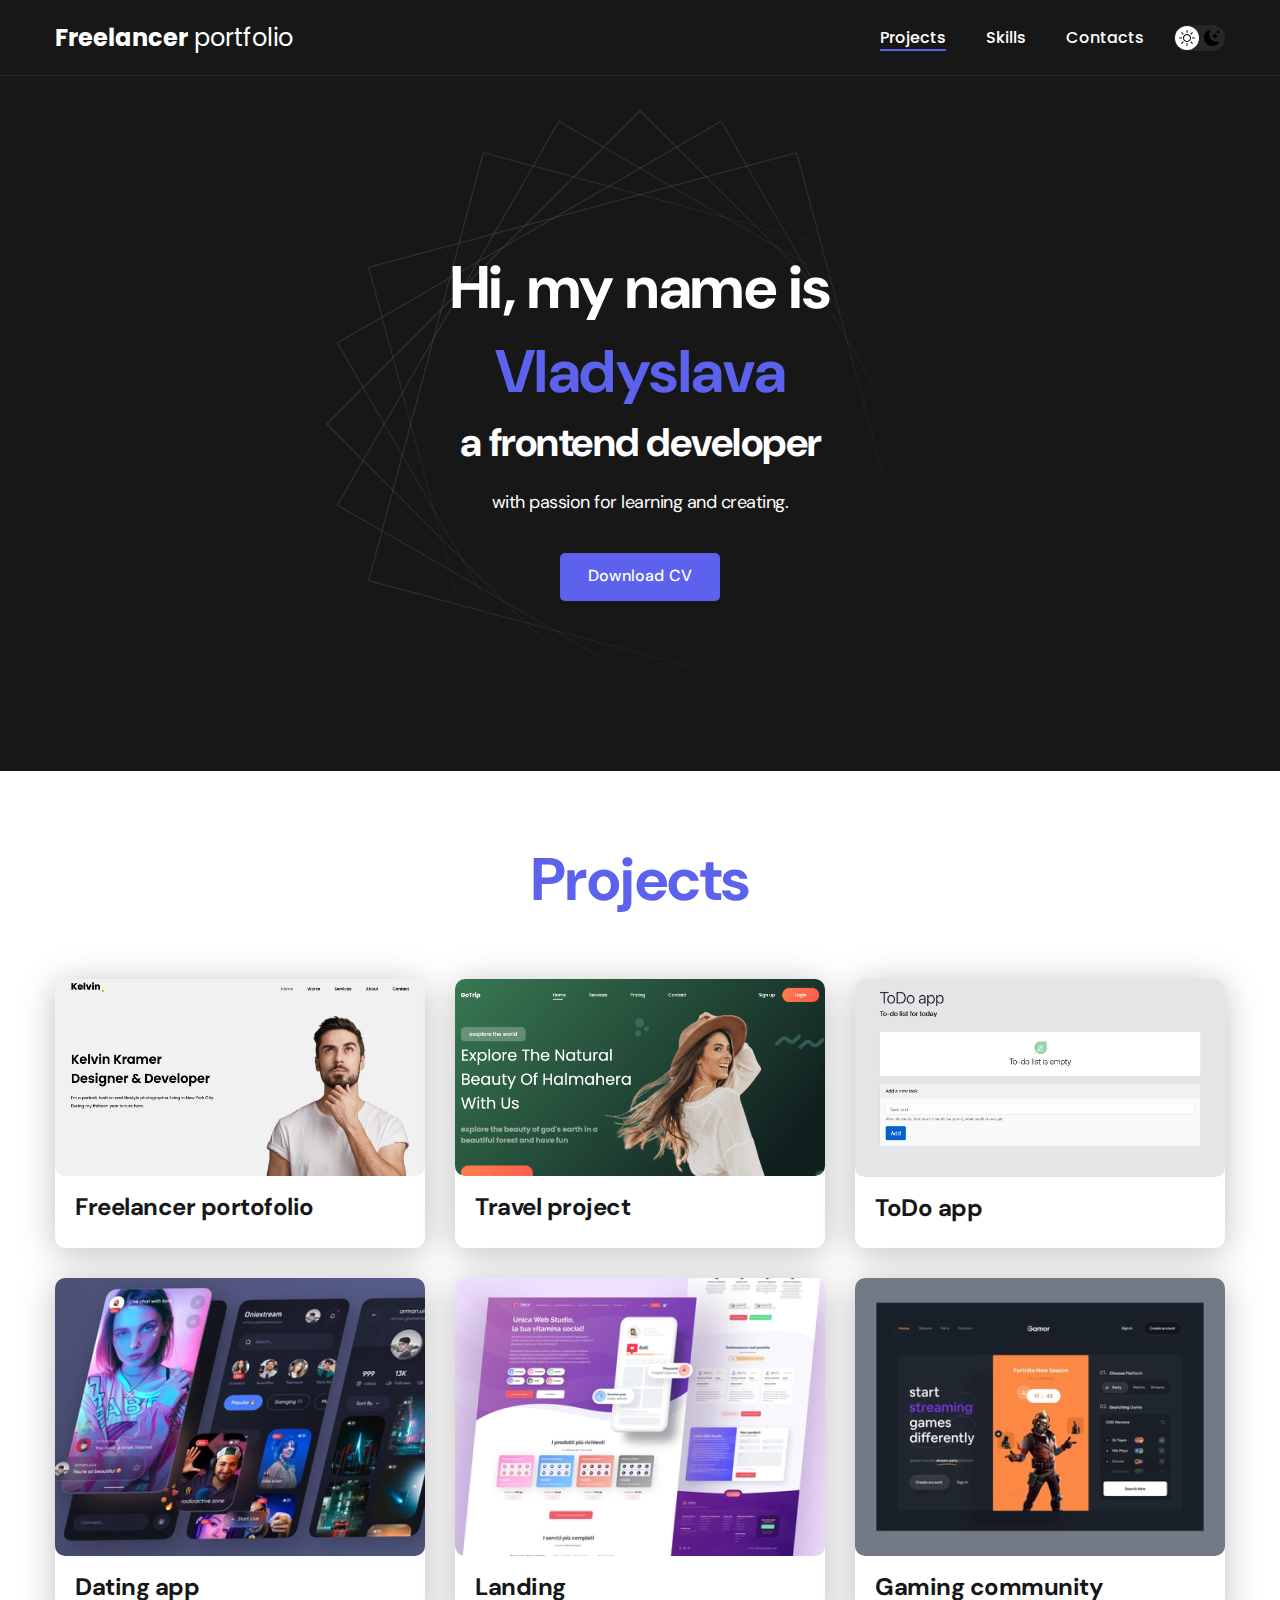
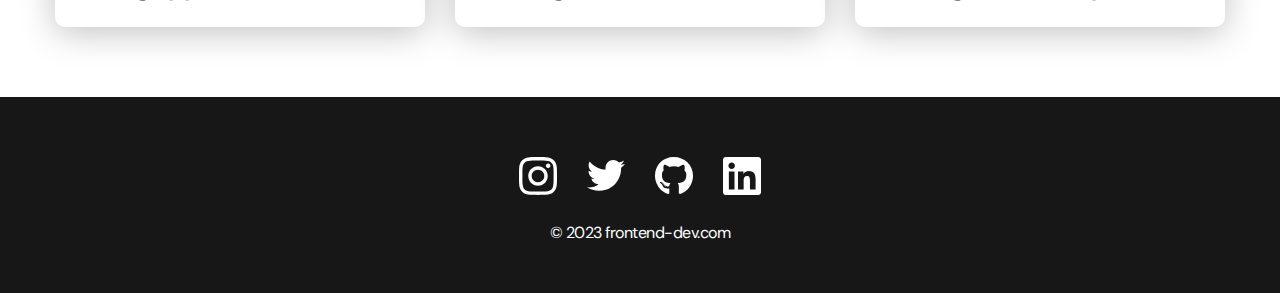
<file: index.html>
<!DOCTYPE html>
<html lang="en">
<head>
    <meta charset="UTF-8">
    <meta http-equiv="X-UA-Compatible" content="IE=edge">
    <meta name="viewport" content="width=device-width, initial-scale=1.0">
    <title>Freelancer portfolio</title>
    <link rel="stylesheet" href="./css/main.css">
</head>
<body>
    <nav class="nav">
        <div class="container">
            <div class="nav-row">
                <a href="./index.html" class="logo"><strong>Freelancer</strong> portfolio</a>

                <button class="dark-mode-btn">
                    <img src="./img/icons/Sun.svg" alt="Light mode" class="dark-mode-btn__icon">
                    <img src="./img/icons/Moon.svg" alt="Dark mode" class="dark-mode-btn__icon">
                </button>

                <ul class="nav-list">
                    <li class="nav-list__item"><a href="./index.html" class="nav-list__link nav-list__link--active">Projects</a></li>
                    <li class="nav-list__item"><a href="./skills.html" class="nav-list__link">Skills</a></li>
                    <li class="nav-list__item"><a href="./contacts.html" class="nav-list__link">Contacts</a></li>
                </ul>
            </div>
        </div>
    </nav>

    <header class="header">
        <div class="header__wrapper">
            <h1 class="header__title">
                <strong>Hi, my name is <em>Vladyslava</em></strong><br>
                a frontend developer
            </h1>
            <div class="header__text">
                <p>with passion for learning and creating.</p>
            </div>
            <a href="#!" class="btn">Download CV</a>
        </div>
    </header>

    <main class="section">
        <div class="container">
            <h2 class="title-1">Projects</h2>
            <ul class="projects">
                <li class="project">
                    <a href="./PROJECTS/project1/project1.html">
                        <img src="./img/Big-bg1.png" alt="Project img" class="project__img">
                        <h3 class="project__title">Freelancer portofolio</h3>
                    </a>
                </li>
                <li class="project">
                    <a href="./PROJECTS/project2/project2.html">
                        <img src="./img/Big-bg2.png" alt="Project img" class="project__img">
                        <h3 class="project__title">Travel project</h3>
                    </a>
                </li>
                <li class="project">
                    <a href="./PROJECTS/project3/project3.html">
                        <img src="./img/Big-bg3.png" alt="Project img" class="project__img">
                        <h3 class="project__title">ToDo app</h3>
                    </a>
                </li>

                <li class="project">
                    <a href="./project-page4.html">
                        <img src="./img/projects/04.jpg" alt="Project img" class="project__img">
                        <h3 class="project__title">Dating app</h3>
                    </a>
                </li>
                <li class="project">
                    <a href="./project-page5.html">
                        <img src="./img/projects/05.jpg" alt="Project img" class="project__img">
                        <h3 class="project__title">Landing</h3>
                    </a>
                </li>
                <li class="project">
                    <a href="./project-page6.html">
                        <img src="./img/projects/06.jpg" alt="Project img" class="project__img">
                        <h3 class="project__title">Gaming community</h3>
                    </a>
                </li>

            </ul>
        </div>
    </main>

    <footer class="footer">
        <div class="container">
            <div class="footer__wrapper">
                <ul class="social">
                    <li class="social__item"><a href="#!"><img src="./img/icons/instagram.svg" alt="Link"></a></li>
                    <li class="social__item"><a href="#!"><img src="./img/icons/twitter.svg" alt="Link"></a></li>
                    <li class="social__item"><a href="#!"><img src="./img/icons/gitHub.svg" alt="Link"></a></li>
                    <li class="social__item"><a href="#!"><img src="./img/icons/linkedIn.svg" alt="Link"></a></li>
                </ul>
                <div class="copyright">
                    <p>© 2023 frontend-dev.com</p>
                </div>
            </div>
        </div>
    </footer>

    <script src="./js/main.js"></script>

</body>
</html>
</file>
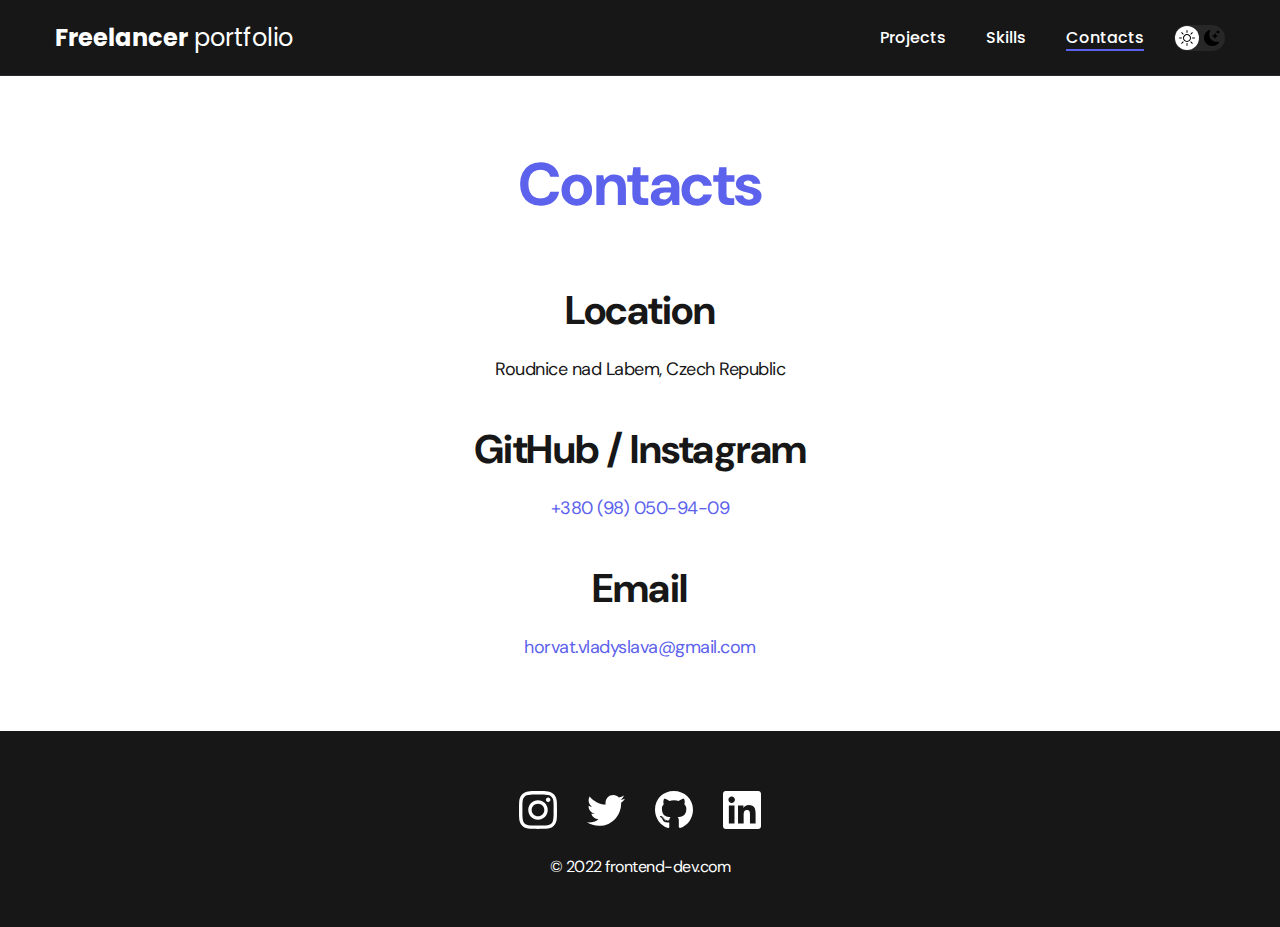
<file: contacts.html>
<!DOCTYPE html>
<html lang="en">
<head>
    <meta charset="UTF-8">
    <meta http-equiv="X-UA-Compatible" content="IE=edge">
    <meta name="viewport" content="width=device-width, initial-scale=1.0">
    <title>Freelancer portfolio</title>
    <link rel="stylesheet" href="./css/main.css">
</head>
<body>
    <nav class="nav">
        <div class="container">
            <div class="nav-row">
                <a href="./index.html" class="logo"><strong>Freelancer</strong> portfolio</a>

                <button class="dark-mode-btn">
                    <img src="./img/icons/Sun.svg" alt="Light mode" class="dark-mode-btn__icon">
                    <img src="./img/icons/Moon.svg" alt="Dark mode" class="dark-mode-btn__icon">
                </button>
                
                <ul class="nav-list">
                    <li class="nav-list__item"><a href="./index.html" class="nav-list__link">Projects</a></li>
                    <li class="nav-list__item"><a href="./skills.html" class="nav-list__link">Skills</a></li>
                    <li class="nav-list__item"><a href="./contacts.html" class="nav-list__link nav-list__link--active">Contacts</a></li>
                </ul>
            </div>
        </div>
    </nav>

    <main class="section">
        <div class="container">
                <h1 class="title-1">Contacts</h1>

                <ul class="content-list">
                    <li class="content-list__item">
                        <h2 class="title-2">Location</h2>
                        <p>Roudnice nad Labem, Czech Republic</p>
                    </li>
                    <li class="content-list__item">
                        <h2 class="title-2">GitHub / Instagram</h2>
                        <p><a href="tel:+79051234567">+380 (98) 050-94-09</a></p>
                    </li>
                    <li class="content-list__item">
                        <h2 class="title-2">Email</h2>
                        <p><a href="mailto:horvat.vladyslava@gmail.com">horvat.vladyslava@gmail.com</a></p>
                    </li>
                </ul>

        </div>
    </main>

    <footer class="footer">
        <div class="container">
            <div class="footer__wrapper">
                <ul class="social">
                    <li class="social__item"><a href="#!"><img src="./img/icons/instagram.svg" alt="Link"></a></li>
                    <li class="social__item"><a href="#!"><img src="./img/icons/twitter.svg" alt="Link"></a></li>
                    <li class="social__item"><a href="#!"><img src="./img/icons/gitHub.svg" alt="Link"></a></li>
                    <li class="social__item"><a href="#!"><img src="./img/icons/linkedIn.svg" alt="Link"></a></li>
                </ul>
                <div class="copyright">
                    <p>© 2022 frontend-dev.com</p>
                </div>
            </div>
        </div>
    </footer>

    <script src="./js/main.js"></script>

</body>
</html>
</file>
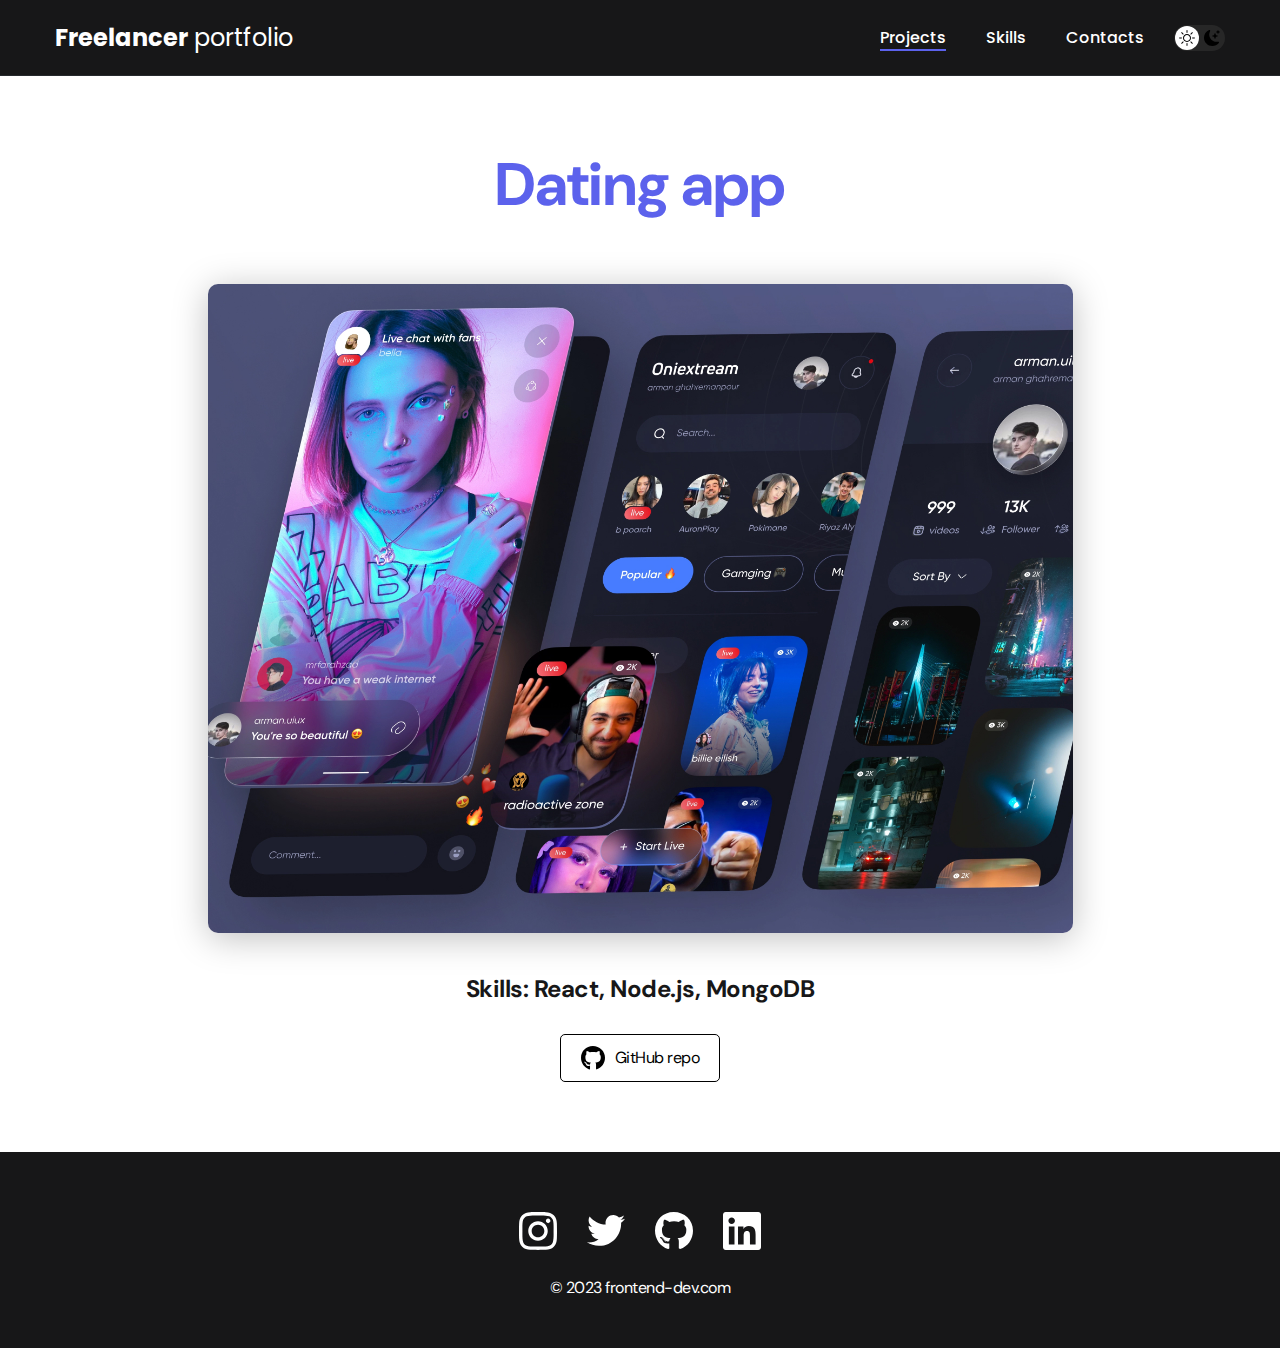
<file: project-page4.html>
<!DOCTYPE html>
<html lang="en">
<head>
    <meta charset="UTF-8">
    <meta http-equiv="X-UA-Compatible" content="IE=edge">
    <meta name="viewport" content="width=device-width, initial-scale=1.0">
    <title>Freelancer portfolio</title>
    <link rel="stylesheet" href="./css/main.css">
</head>
<body>
    <nav class="nav">
        <div class="container">
            <div class="nav-row">
                <a href="./index.html" class="logo"><strong>Freelancer</strong> portfolio</a>

                <button class="dark-mode-btn">
                    <img src="./img/icons/Sun.svg" alt="Light mode" class="dark-mode-btn__icon">
                    <img src="./img/icons/Moon.svg" alt="Dark mode" class="dark-mode-btn__icon">
                </button>

                <ul class="nav-list">
                    <li class="nav-list__item"><a href="./index.html" class="nav-list__link nav-list__link--active">Projects</a></li>
                    <li class="nav-list__item"><a href="./skills.html" class="nav-list__link">Skills</a></li>
                    <li class="nav-list__item"><a href="./contacts.html" class="nav-list__link">Contacts</a></li>
                </ul>
            </div>
        </div>
    </nav>

    <main class="section">
        <div class="container">
            <div class="project-details">

                <h1 class="title-1">Dating app</h1>

                <img src="./img/projects/04-big.jpg" alt="" class="project-details__cover">

                <div class="project-details__desc">
                    <p>Skills: React, Node.js, MongoDB</p>
                </div>

                <a href="#!" class="btn-outline">
                    <img src="./img/icons/gitHub-black.svg" alt="">
                    GitHub repo
                </a>

            </div>
        </div>
    </main>

    <footer class="footer">
        <div class="container">
            <div class="footer__wrapper">
                <ul class="social">
                    <li class="social__item"><a href="#!"><img src="./img/icons/instagram.svg" alt="Link"></a></li>
                    <li class="social__item"><a href="#!"><img src="./img/icons/twitter.svg" alt="Link"></a></li>
                    <li class="social__item"><a href="#!"><img src="./img/icons/gitHub.svg" alt="Link"></a></li>
                    <li class="social__item"><a href="#!"><img src="./img/icons/linkedIn.svg" alt="Link"></a></li>
                </ul>
                <div class="copyright">
                    <p>© 2023 frontend-dev.com</p>
                </div>
            </div>
        </div>
    </footer>

    <script src="./js/main.js"></script>

</body>
</html>
</file>
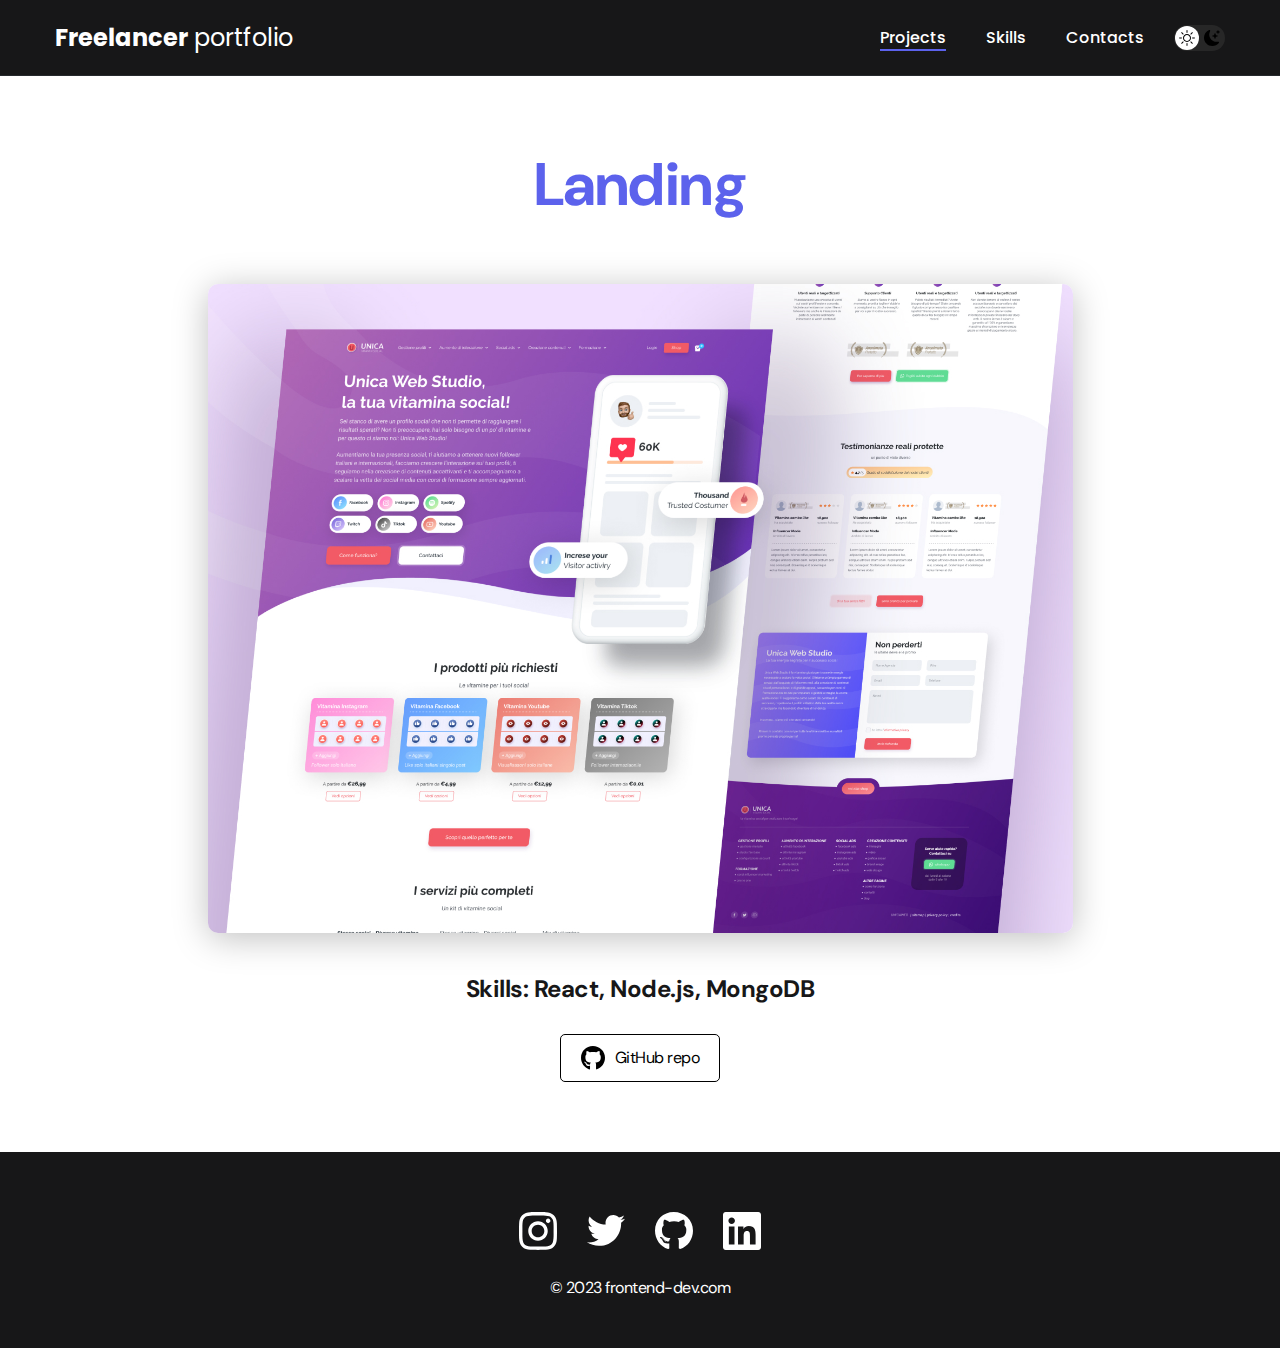
<file: project-page5.html>
<!DOCTYPE html>
<html lang="en">
<head>
    <meta charset="UTF-8">
    <meta http-equiv="X-UA-Compatible" content="IE=edge">
    <meta name="viewport" content="width=device-width, initial-scale=1.0">
    <title>Freelancer portfolio</title>
    <link rel="stylesheet" href="./css/main.css">
</head>
<body>
    <nav class="nav">
        <div class="container">
            <div class="nav-row">
                <a href="./index.html" class="logo"><strong>Freelancer</strong> portfolio</a>

                <button class="dark-mode-btn">
                    <img src="./img/icons/Sun.svg" alt="Light mode" class="dark-mode-btn__icon">
                    <img src="./img/icons/Moon.svg" alt="Dark mode" class="dark-mode-btn__icon">
                </button>

                <ul class="nav-list">
                    <li class="nav-list__item"><a href="./index.html" class="nav-list__link nav-list__link--active">Projects</a></li>
                    <li class="nav-list__item"><a href="./skills.html" class="nav-list__link">Skills</a></li>
                    <li class="nav-list__item"><a href="./contacts.html" class="nav-list__link">Contacts</a></li>
                </ul>
            </div>
        </div>
    </nav>

    <main class="section">
        <div class="container">
            <div class="project-details">

                <h1 class="title-1">Landing</h1>

                <img src="./img/projects/05-big.jpg" alt="" class="project-details__cover">

                <div class="project-details__desc">
                    <p>Skills: React, Node.js, MongoDB</p>
                </div>

                <a href="#!" class="btn-outline">
                    <img src="./img/icons/gitHub-black.svg" alt="">
                    GitHub repo
                </a>

            </div>
        </div>
    </main>

    <footer class="footer">
        <div class="container">
            <div class="footer__wrapper">
                <ul class="social">
                    <li class="social__item"><a href="#!"><img src="./img/icons/instagram.svg" alt="Link"></a></li>
                    <li class="social__item"><a href="#!"><img src="./img/icons/twitter.svg" alt="Link"></a></li>
                    <li class="social__item"><a href="#!"><img src="./img/icons/gitHub.svg" alt="Link"></a></li>
                    <li class="social__item"><a href="#!"><img src="./img/icons/linkedIn.svg" alt="Link"></a></li>
                </ul>
                <div class="copyright">
                    <p>© 2023 frontend-dev.com</p>
                </div>
            </div>
        </div>
    </footer>

    <script src="./js/main.js"></script>

</body>
</html>
</file>
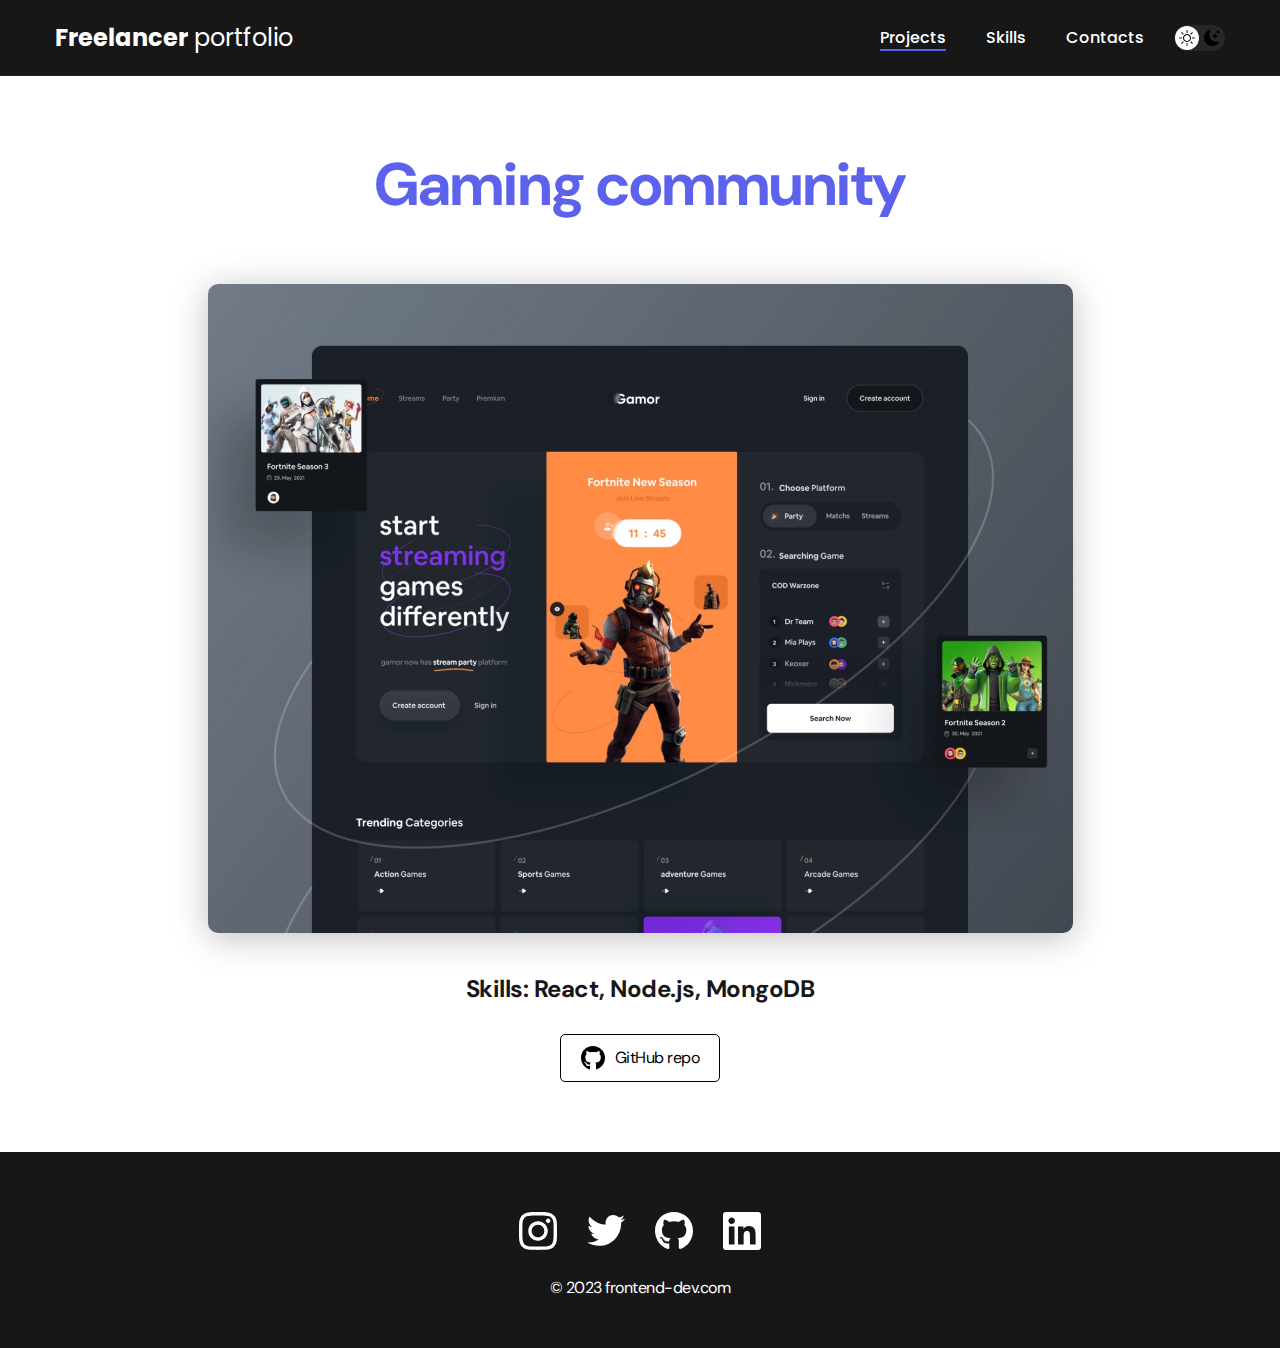
<file: project-page6.html>
<!DOCTYPE html>
<html lang="en">
<head>
    <meta charset="UTF-8">
    <meta http-equiv="X-UA-Compatible" content="IE=edge">
    <meta name="viewport" content="width=device-width, initial-scale=1.0">
    <title>Freelancer portfolio</title>
    <link rel="stylesheet" href="./css/main.css">
</head>
<body>
    <nav class="nav">
        <div class="container">
            <div class="nav-row">
                <a href="./index.html" class="logo"><strong>Freelancer</strong> portfolio</a>

                <button class="dark-mode-btn">
                    <img src="./img/icons/Sun.svg" alt="Light mode" class="dark-mode-btn__icon">
                    <img src="./img/icons/Moon.svg" alt="Dark mode" class="dark-mode-btn__icon">
                </button>

                <ul class="nav-list">
                    <li class="nav-list__item"><a href="./index.html" class="nav-list__link nav-list__link--active">Projects</a></li>
                    <li class="nav-list__item"><a href="./skills.html" class="nav-list__link">Skills</a></li>
                    <li class="nav-list__item"><a href="./contacts.html" class="nav-list__link">Contacts</a></li>
                </ul>
            </div>
        </div>
    </nav>

    <main class="section">
        <div class="container">
            <div class="project-details">

                <h1 class="title-1">Gaming community</h1>

                <img src="./img/projects/06-big.jpg" alt="" class="project-details__cover">

                <div class="project-details__desc">
                    <p>Skills: React, Node.js, MongoDB</p>
                </div>

                <a href="#!" class="btn-outline">
                    <img src="./img/icons/gitHub-black.svg" alt="">
                    GitHub repo
                </a>

            </div>
        </div>
    </main>

    <footer class="footer">
        <div class="container">
            <div class="footer__wrapper">
                <ul class="social">
                    <li class="social__item"><a href="#!"><img src="./img/icons/instagram.svg" alt="Link"></a></li>
                    <li class="social__item"><a href="#!"><img src="./img/icons/twitter.svg" alt="Link"></a></li>
                    <li class="social__item"><a href="#!"><img src="./img/icons/gitHub.svg" alt="Link"></a></li>
                    <li class="social__item"><a href="#!"><img src="./img/icons/linkedIn.svg" alt="Link"></a></li>
                </ul>
                <div class="copyright">
                    <p>© 2023 frontend-dev.com</p>
                </div>
            </div>
        </div>
    </footer>

    <script src="./js/main.js"></script>

</body>
</html>
</file>
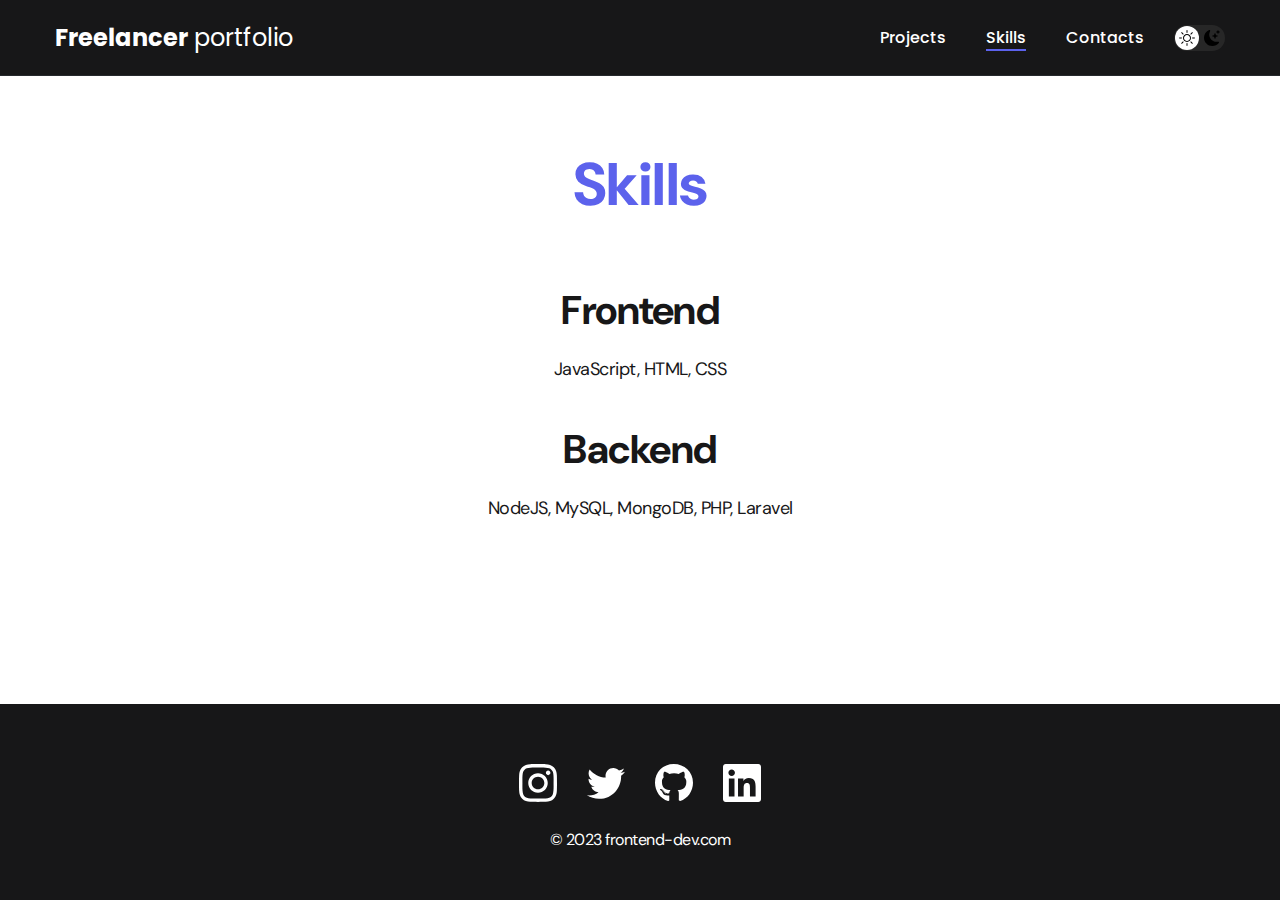
<file: skills.html>
<!DOCTYPE html>
<html lang="en">
<head>
    <meta charset="UTF-8">
    <meta http-equiv="X-UA-Compatible" content="IE=edge">
    <meta name="viewport" content="width=device-width, initial-scale=1.0">
    <title>Freelancer portfolio</title>
    <link rel="stylesheet" href="./css/main.css">
</head>
<body>
    <nav class="nav">
        <div class="container">
            <div class="nav-row">
                <a href="./index.html" class="logo"><strong>Freelancer</strong> portfolio</a>

                <button class="dark-mode-btn">
                    <img src="./img/icons/Sun.svg" alt="Light mode" class="dark-mode-btn__icon">
                    <img src="./img/icons/Moon.svg" alt="Dark mode" class="dark-mode-btn__icon">
                </button>

                <ul class="nav-list">
                    <li class="nav-list__item"><a href="./index.html" class="nav-list__link">Projects</a></li>
                    <li class="nav-list__item"><a href="./skills.html" class="nav-list__link nav-list__link--active">Skills</a></li>
                    <li class="nav-list__item"><a href="./contacts.html" class="nav-list__link">Contacts</a></li>
                </ul>
            </div>
        </div>
    </nav>

    <main class="section">
        <div class="container">
                <h1 class="title-1">Skills</h1>

                <ul class="content-list">
                    <li class="content-list__item">
                        <h2 class="title-2">Frontend</h2>
                        <p>JavaScript, HTML, CSS</p>
                    </li>
                    <li class="content-list__item">
                        <h2 class="title-2">Backend</h2>
                        <p>NodeJS, MySQL, MongoDB, PHP, Laravel</p>
                    </li>
                </ul>

        </div>
    </main>

    <footer class="footer">
        <div class="container">
            <div class="footer__wrapper">
                <ul class="social">
                    <li class="social__item"><a href="#!"><img src="./img/icons/instagram.svg" alt="Link"></a></li>
                    <li class="social__item"><a href="#!"><img src="./img/icons/twitter.svg" alt="Link"></a></li>
                    <li class="social__item"><a href="#!"><img src="./img/icons/gitHub.svg" alt="Link"></a></li>
                    <li class="social__item"><a href="#!"><img src="./img/icons/linkedIn.svg" alt="Link"></a></li>
                </ul>
                <div class="copyright">
                    <p>© 2023 frontend-dev.com</p>
                </div>
            </div>
        </div>
    </footer>

    <script src="./js/main.js"></script>

</body>
</html>
</file>
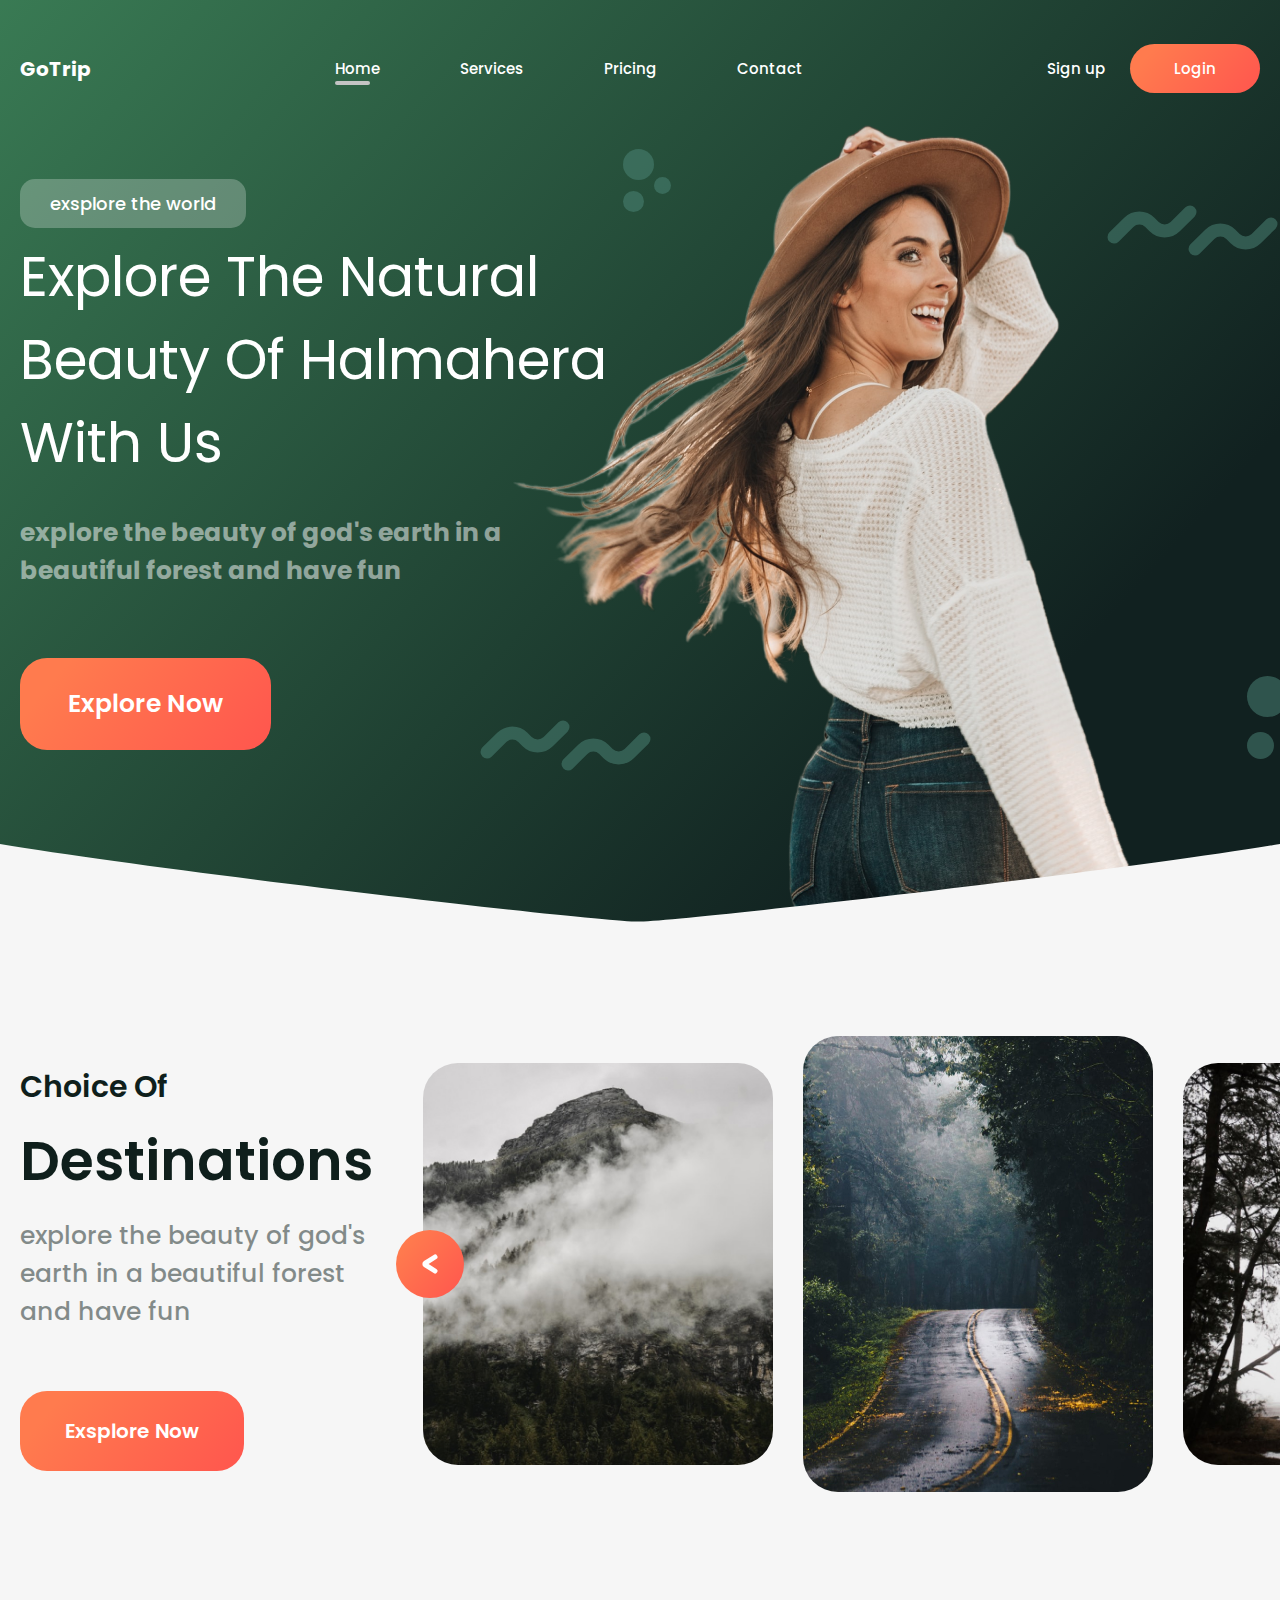
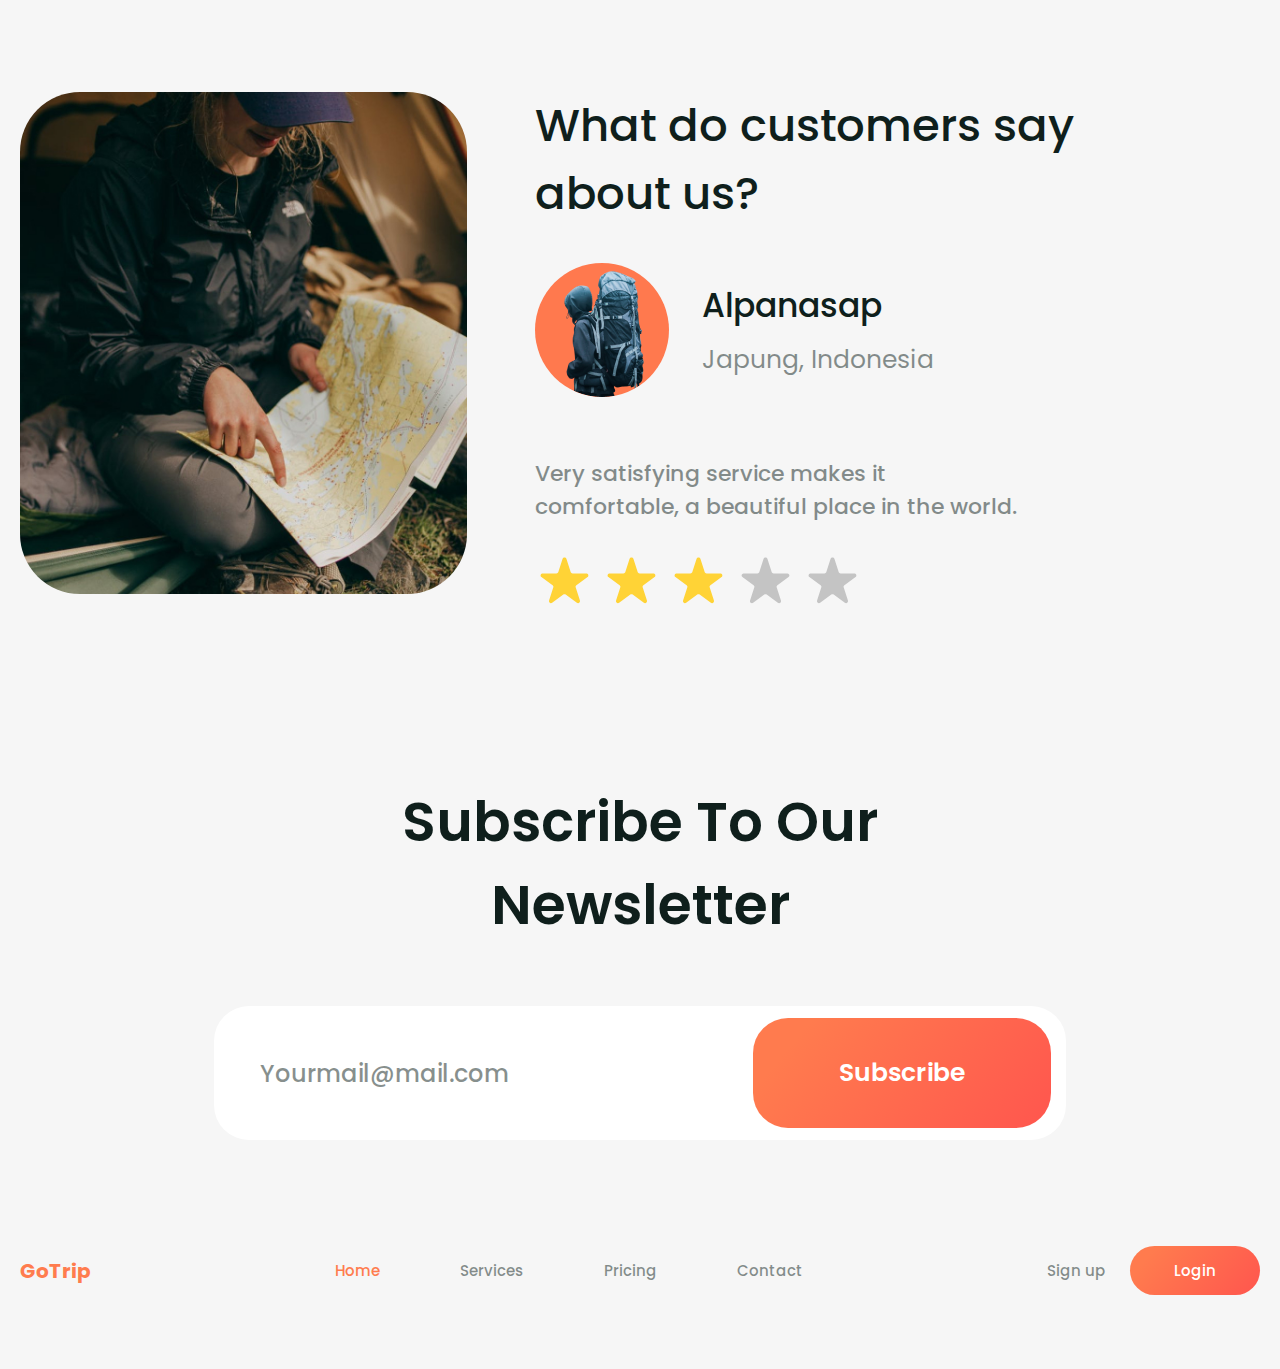
<file: PROJECTS/project2/project2.html>
<!DOCTYPE html>
<html lang="en">
	<head>
		<meta charset="UTF-8" />
		<meta http-equiv="X-UA-Compatible" content="IE=edge" />
		<meta name="viewport" content="width=device-width, initial-scale=1.0" />
		<title>Travel project</title>
		<link rel="stylesheet" href="./css/main2.css" />
		<link
			rel="stylesheet"
			href="https://cdnjs.cloudflare.com/ajax/libs/OwlCarousel2/2.3.4/assets/owl.carousel.min.css"
			integrity="sha512-tS3S5qG0BlhnQROyJXvNjeEM4UpMXHrQfTGmbQ1gKmelCxlSEBUaxhRBj/EFTzpbP4RVSrpEikbmdJobCvhE3g=="
			crossorigin="anonymous"
			referrerpolicy="no-referrer"
		/>
		<link
			rel="stylesheet"
			href="https://cdnjs.cloudflare.com/ajax/libs/OwlCarousel2/2.3.4/assets/owl.theme.default.css"
			integrity="sha512-OTcub78R3msOCtY3Tc6FzeDJ8N9qvQn1Ph49ou13xgA9VsH9+LRxoFU6EqLhW4+PKRfU+/HReXmSZXHEkpYoOA=="
			crossorigin="anonymous"
			referrerpolicy="no-referrer"
		/>
	</head>
	<body>
		<header class="header">
			<div class="container">
				<div class="header__top">
					<nav class="nav">
						<div class="nav__logo">
							<h2 class="logo"><a href="#!">GoTrip</a></h2>
						</div>

						<ul class="nav__list nav__list--header">
							<li><a href="#!" class="active">Home</a></li>
							<li><a href="#!">Services</a></li>
							<li><a href="#!">Pricing</a></li>
							<li><a href="#!">Contact</a></li>
						</ul>

						<ul class="nav__login nav__login--header">
							<li><a href="#!">Sign up</a></li>
							<li><a href="#!" class="btn btn--login">Login</a></li>
						</ul>

						<button type="button" class="nav__toggle">
							<div class="menu-icon-wrapper">
								<div class="menu-icon"></div>
							</div>
						</button>
					</nav>
				</div>

				<div class="header__row">
					<div class="header__content">
						<div class="header__badge">exsplore the world</div>
						<h1 class="header__title">Explore The Natural Beauty Of Halmahera With Us</h1>
						<div class="header__text">
							<p>explore the beauty of god's earth in a beautiful forest and have fun</p>
						</div>
						<a href="#!" class="btn btn--header">Explore Now</a>
					</div>

					<div class="header__img">
						<img src="./img/header/header-img.png" alt="Image" />
					</div>
				</div>
			</div>
		</header>

		<main class="">

			<section class="destinations">
				<div class="container-right">
					<div class="destinations__row">
						<div class="destinations__content">
							<h2 class="destinations__title">
								<span>Choice Of</span>
								Destinations
							</h2>
							<div class="destinations__text">
								<p>explore the beauty of god's earth in a beautiful forest and have fun</p>
							</div>
							<a href="#!" class="btn">Exsplore Now</a>
						</div>

						<div class="destinations__slider">
							<div class="slider">
								<div class="owl-carousel">
									<img class="slider__item" src="./img/slider/01.jpg" alt="Slider item" />
									<img class="slider__item" src="./img/slider/02.jpg" alt="Slider item" />
									<img class="slider__item" src="./img/slider/03.jpg" alt="Slider item" />
								</div>
								<button class="slider__btn slider__btn--prev">
									<img src="./img/slider/arrow-left.svg" alt="" />
								</button>
								<button class="slider__btn slider__btn--next">
									<img src="./img/slider/arrow-right.svg" alt="" />
								</button>
							</div>
						</div>
					</div>
				</div>
			</section>

			<section class="customers">
				<div class="container">
					<div class="customers__row">
						<div class="customers__img">
							<img src="./img/customers/customers.jpg" alt="Customer" />
						</div>
						<div class="customers__content">
							<h2 class="customers__title">What do customers say about&nbsp;us?</h2>

							<div class="review">
								<div class="review__client">
									<div class="review__client-avatar">
										<img src="./img/customers//user-avatar.png" alt="Avatar" />
									</div>
									<div class="review__client-desc">
										<h3 class="review__client-desc-name">Alpanasap</h3>
										<p class="review__client-desc-country">Japung, Indonesia</p>
									</div>
								</div>

								<div class="review__text">
									<p>Very satisfying service makes it comfortable, a beautiful place in the world.</p>
								</div>
								<div class="review__rating">
									<img src="./img/customers/stars-rating.svg" alt="Rating" />
								</div>
							</div>
						</div>
					</div>
				</div>
			</section>

			<section class="cta none">
				<div class="container">
					<div class="cta__plate">
						<h2 class="cta__title">
							Prepare Yourself And <br />
							Start Exploring With Us.
						</h2>

						<div class="cta__text">
							<p>There's the best discount for you today.</p>
						</div>

						<a href="#!" class="btn"> Get Started </a>
					</div>
				</div>
			</section>

			<section class="subscribe">
				<div class="container">
					<div class="subscribe__content">
						<h2 class="subscribe__title">Subscribe To Our Newsletter</h2>

						<form class="subscribe-form">
							<input type="email" class="subscribe-form__input" placeholder="Yourmail@mail.com" />
							<button class="btn btn--subscribe">Subscribe</button>
						</form>
					</div>
				</div>
			</section>

		</main>

		<footer class="footer">
			<div class="container">
				<nav class="nav nav--footer">
					<div class="nav__logo">
						<h2 class="logo logo--footer"><a href="#!">GoTrip</a></h2>
					</div>

					<ul class="nav__list nav__list--footer">
						<li><a href="#!" class="active">Home</a></li>
						<li><a href="#!">Services</a></li>
						<li><a href="#!">Pricing</a></li>
						<li><a href="#!">Contact</a></li>
					</ul>

					<ul class="nav__login nav__login--footer">
						<li><a href="#!">Sign up</a></li>
						<li><a href="#!" class="btn btn--login">Login</a></li>
					</ul>
				</nav>
			</div>
		</footer>

		<script
			src="https://cdnjs.cloudflare.com/ajax/libs/jquery/3.6.0/jquery.min.js"
			referrerpolicy="no-referrer"
		></script>
		<script
			src="https://cdnjs.cloudflare.com/ajax/libs/OwlCarousel2/2.3.4/owl.carousel.min.js"
			integrity="sha512-bPs7Ae6pVvhOSiIcyUClR7/q2OAsRiovw4vAkX+zJbw3ShAeeqezq50RIIcIURq7Oa20rW2n2q+fyXBNcU9lrw=="
			crossorigin="anonymous"
			referrerpolicy="no-referrer"
		></script>
		<script src="./js/main2.js"></script>
	</body>
</html>
</file>
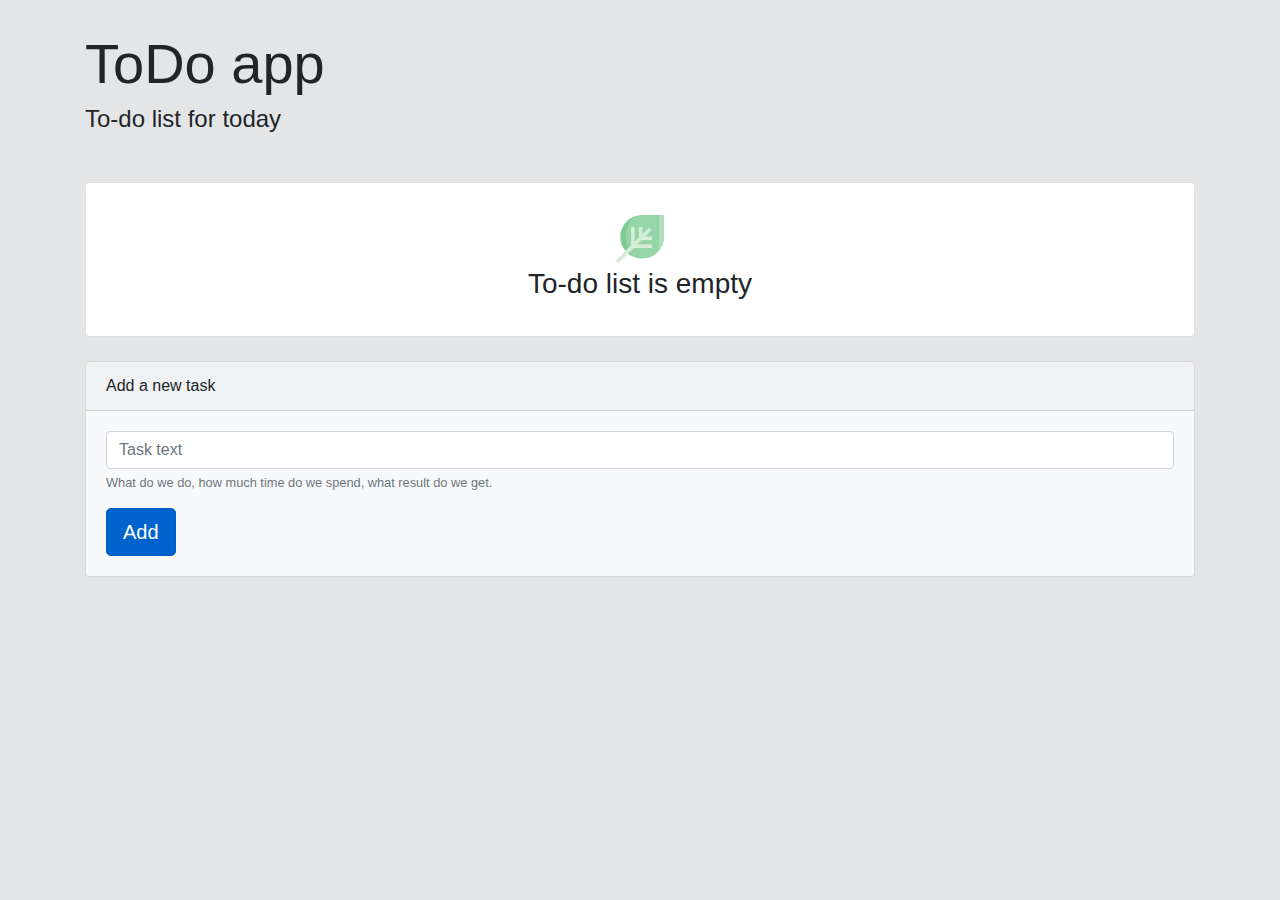
<file: PROJECTS/project3/project3.html>
<!DOCTYPE html>
<html lang="en">
<head>
	<meta charset="UTF-8"/>
	<meta name="viewport" content="width=device-width, initial-scale=1, shrink-to-fit=no"/>
	<link rel="stylesheet" href="https://maxcdn.bootstrapcdn.com/bootstrap/4.0.0/css/bootstrap.min.css" integrity="sha384-Gn5384xqQ1aoWXA+058RXPxPg6fy4IWvTNh0E263XmFcJlSAwiGgFAW/dAiS6JXm" crossorigin="anonymous"/>
	<link rel="stylesheet" href="css/main3.css"/>
	<title>ToDo app</title>
</head>
<body>

	<div class="container">

		<div class="display-4 mb-2">ToDo app</div>
		<div class="h4 mb-5">To-do list for today</div>

		<!-- List of tasks -->
		<div class="card mb-4">
			<ul id="tasksList" class="list-group list-group-flush">

				<!-- <li id="emptyList" class="list-group-item empty-list">
					<img src="./img/leaf.svg" alt="Empty" width="48" class="mt-3">
					<div class="empty-list__title">To-do list is empty</div>
				</li> -->

				<!-- <li class="list-group-item d-flex justify-content-between task-item">
					<span class="task-title">Buy milk</span>
					<div class="task-item__buttons">
						<button type="button" data-action="done" class="btn-action">
							<img src="./img/tick.svg" alt="Done" width="18" height="18">
						</button>
						<button type="button" data-action="delete" class="btn-action">
							<img src="./img/cross.svg" alt="Done" width="18" height="18">
						</button>
					</div>
				</li> -->

			</ul>
		</div>
		<!-- //List of tasks -->

		<!-- Form -->
		<div class="card bg-light" >
			<div class="card-header">Add a new task</div>
			<div class="card-body">
				<form id="form">
					<div class="form-group">
						<input type="text" class="form-control" id="taskInput" placeholder="Task text" required>
						<small id="emailHelp" class="form-text text-muted">What do we do, how much time do we spend, what result do we get.</small>
					</div>
					<button type="submit" class="btn btn-primary  btn-lg active">Add</button>
				</form>
			</div>
		</div>
		<!-- //Form  -->
		<!-- <button id="removeDoneTasks" class="btn btn-secondary mt-4 float-right">Delete completed tasks</button> -->

	</div>

	<script src="js/main3.js"></script>
</body>
</html>
</file>
<file: PROJECTS/project3/css/main3.css>
html, body {
  min-height: 100vh;
}

body {
  background-color: #E4E5E7;
  padding-top: 30px;
  display: flex;
  flex-direction: column;
  justify-content: space-between;
}
.aside {
  height: 400px;
}
.main {
  height: 400px;
}
.d-flex {
  display: flex;
}
.task-title {
  font-weight: 400;
  padding-top: 5px;
}
.gray {
  color: #BDBDBD;
}
.task-title--done {
  text-decoration: line-through;
  color: #CDCDCD;
}
.task-item__buttons {
  display: flex;
  column-gap: 5px;
}
.notify-holder {
  height: 60px;
  margin-bottom: 20px;
}
.empty-list {
  display: flex;
  flex-direction: column;
  justify-content: center;
  align-items: center;
  padding-top: 1em;
  padding-bottom: 1em;
}
.empty-list__title {
  font-size: 28px;
  margin-bottom: 15px;
  font-weight: 300;
}
.empty-list__icon {
  color: #42BE2A;
  font-size: 32px;
}
.btn-action {
    background-color: #e0e5ea;
    padding: 8px 10px;
    cursor: pointer;
    border: 0;
    border-radius: 4px;
    transition: opacity 0.2s ease-in;
    opacity: 0.5;

    display: flex;
    justify-content: center;
    align-items: center;
}

.btn-action:hover {
    background-color: #e0e5ea;
    opacity: 1;
}

.btn-action img {
  pointer-events: none;
}

.none {
  display: none !important;
}

.float-right {
  float: right;
}
.copyright {
  margin-top: 40px;
  font-size: 14px;
  color: gray;
  text-align: center;
  margin-bottom: 30px;
  /* position: absolute; */
  /* bottom: 30px; */
  /* left: 0; */
  /* right: 0; */
}
</file>
<file: css/main.css>
@import "./reset.css";
@import url('https://fonts.googleapis.com/css2?family=DM+Sans:wght@400;500;700&family=Poppins:wght@400;500;700&display=swap');

/*
font-family: 'DM Sans', sans-serif;
font-family: 'Poppins', sans-serif;
*/

/* * {
    border: 1px solid red;
} */

:root {
    --blackpure: #000;
    --black: #171718;
    --black-border: #26292D;
    --white: #fff;
    --purple: #5C62EC;

    --text-color: var(--black);

    --dark-bg: var(--black);
    --dark-border: var(--black-border);
    --header-text: var(--white);
    --accent: var(--purple);

    /* Light mode */
    --page-bg: var(--white);
    --text-color: var(--black);

    --title-1: var(--accent);

    --project-card-bg: var(--white);
    --project-card-text: var(--black);
    --box-shadow: 0px 5px 35px rgba(0, 0, 0, 0.25);
}

.dark {
     /* Dark mode */
    --page-bg: #252526;
    --text-color: var(--white);

    --title-1: var(--white);

    --project-card-bg: var(--black);
    --project-card-text: var(--white);
    --box-shadow: 0px 5px 35px rgba(0, 0, 0, 0.8);
}

html, body {
    display: flex;
    flex-direction: column;
    min-height: 100vh;

    font-family: 'DM Sans', sans-serif;
    letter-spacing: -0.5px;

    /* Light mode */
    background-color: var(--page-bg);
    color: var(--text-color);
}

/* General */

.container {
    margin: 0 auto;
    padding: 0 15px;
    max-width: 1200px;
}

.none {
    display: none !important;
}

.section {
    padding: 70px 0;
}

.title-1 {
    margin-bottom: 60px;

    font-size: 60px;
    font-weight: 700;
    line-height: 1.3;
    color: var(--title-1);
    text-align: center;
}

.title-2 {
    margin-bottom: 20px;

    font-size: 40px;
    font-weight: 700;
    line-height: 1.3;
}

/* Nav */

.nav {
    padding: 20px 0;
    border-bottom: 1px solid var(--dark-border);
    background-color: var(--dark-bg);
    color: var(--header-text);
    letter-spacing: normal;
}

.nav-row {
    display: flex;
    justify-content: flex-end;
    align-items: center;
    column-gap: 30px;
    row-gap: 20px;
    flex-wrap: wrap;
}

.logo {
    margin-right: auto;
    color: var(--header-text);
    font-size: 24px;
    font-family: 'Poppins', sans-serif;
}

.logo strong {
    font-weight: 700;
}

.nav-list {
    display: flex;
    flex-wrap: wrap;
    row-gap: 10px;
    align-items: center;
    column-gap: 40px;
    font-size: 16px;
    font-weight: 500;
    font-family: 'Poppins', sans-serif;
}

.nav-list__link {
    color: var(--header-text);
    transition: opacity 0.2s ease-in;
}

.nav-list__link:hover {
    opacity: 0.8;
}

.nav-list__link--active {
    position: relative;
}

.nav-list__link--active::before {
    content: "";

    position: absolute;
    left: 0;
    top: 100%;

    display: block;
    height: 2px;
    width: 100%;
    background-color: var(--accent);
}

/* Dark mode btn */

.dark-mode-btn {
    order: 9;

    position: relative;
    display: flex;
    justify-content: space-between;

    width: 51px;
    height: 26px;
    padding: 5px;

    border-radius: 50px;
    background-color: #272727;
}

.dark-mode-btn::before {
    content: "";

    position: absolute;
    top: 1px;
    left: 1px;

    display: block;
    width: 24px;
    height: 24px;

    border-radius: 50%;
    background-color: var(--white);

    transition: left 0.2s ease-in;
}

.dark-mode-btn--active::before {
    left: 26px;
}

.dark-mode-btn__icon {
    position: relative;
    z-index: 9;
}

/* Header */

.header {
    padding: 40px 0;
    min-height: 695px;

    display: flex;
    justify-content: center;
    align-items: center;

    background-color: var(--dark-bg);
    background-image: url('./../img/Abstract.png');
    background-repeat: no-repeat;
    background-size: auto;
    background-position: center center;

    color: var(--header-text);
    text-align: center;
}

.header__wrapper {
    padding: 0 15px;
    max-width: 660px;
}

.header__title {
    margin-bottom: 20px;
    font-size: 40px;
    font-weight: 700;
    line-height: 1.4;
}

.header__title strong {
    font-size: 60px;
    font-weight: 700;
}

.header__title em {
    font-style: normal;
    color: var(--accent);
}

.header__text {
    margin-bottom: 40px;
    font-size: 18px;
    line-height: 1.333;
}

.header__text p + p{
    margin-top: 0.5em;
}

/* Btn */

.btn {
    display: inline-block;
    height: 48px;
    padding: 12px 28px;

    border-radius: 5px;
    background-color: var(--accent);
    color: var(--white);
    letter-spacing: 0.15px;
    font-size: 16px;
    font-weight: 500;

    transition: opacity 0.2s ease-in;
}

.btn:hover {
    opacity: 0.8;
}

.btn:active {
    position: relative;
    top: 1px;
}

/* Btn outline */

.btn-outline {
    display: flex;
    column-gap: 10px;
    align-items: center;

    height: 48px;
    padding: 12px 20px;

    border-radius: 5px;
    border: 1px solid var(--blackpure);
    background-color: var(--white);
    color: var(--blackpure);

    transition: opacity 0.2s ease-in;
}

.btn-outline:hover {
    opacity: 0.8;
}

.btn-outline:active {
    position: relative;
    top: 1px;
}

/* Projects  */

.projects {
    display: flex;
    justify-content: center;
    flex-wrap: wrap;
    column-gap: 30px;
    row-gap: 30px;
}

.project {
    max-width: 370px;
    background-color: var(--project-card-bg);
    box-shadow: var(--box-shadow);
    border-radius: 10px;
}

.project__img {
    border-radius: 10px;
}

.project__title {
    padding: 15px 20px 25px;
    font-weight: 700;
    font-size: 24px;
    line-height: 1.3;
    color: var(--project-card-text);
}

/* Project details */

.project-details {
    margin: 0 auto;
    max-width: 865px;

    display: flex;
    flex-direction: column;
    align-items: center;

    text-align: center;
}

.project-details__cover {
    max-width: 100%;
    margin-bottom: 40px;

    box-shadow: 0px 5px 35px rgba(0, 0, 0, 0.25);
    border-radius: 10px;
}

.project-details__desc {
    margin-bottom: 30px;

    font-weight: 700;
    font-size: 24px;
    line-height: 1.3;
}

/* Content list */

.content-list {
    margin: 0 auto;
    max-width: 570px;
    display: flex;
    flex-direction: column;
    align-items: center;
    row-gap: 40px;
    text-align: center;
}

.content-list a {
    color: var(--accent);
}

.content-list__item {
    font-size: 18px;
    line-height: 1.5;
}

.content-list__item p + p {
    margin-top: 0.5em;
}

/* Footer */

.footer {
    margin-top: auto;
    padding: 60px 0 50px;
    background-color: var(--dark-bg);
    color: var(--header-text);
}

.footer__wrapper {
    display: flex;
    flex-direction: column;
    align-items: center;
    row-gap: 27px;
}

.social {
    display: flex;
    column-gap: 30px;
    align-items: center;
}

.copyright {
    font-size: 16px;
}

.copyright p + p {
    margin-top: 0.5em;
}

@media (max-width: 620px) {

    /* Header  */

    .header {
        min-height: unset;
    }

    .header__title {
        font-size: 30px;
    }

    .header__title strong {
        font-size: 40px;
    }

    /* Nav */

    .nav-row {
        justify-content: space-between;
    }

    .dark-mode-btn {
        order: 0;
    }

    /* General */

    .section {
        padding: 40px 0;
    }

    .title-1 {
        margin-bottom: 30px;
        font-size: 40px;
    }

    .title-2 {
        margin-bottom: 10px;
        font-size: 30px;
    }

    /* Projects */

    .project__title {
        font-size: 22px;
    }

    /* Project page */

    .project-details__desc {
        margin-bottom: 20px;
        font-size: 22px;
    }

    /* Content List */

    .content-list {
        row-gap: 20px;
    }

    .content-list__item {
        font-size: 16px;
    }

    /* Footer */

    .footer {
        padding: 40px 0 30px;
    }

    .footer__wrapper {
        row-gap: 20px;
    }

    /* Social */

    .social {
        column-gap: 20px;
    }

    .social__item {
        width: 28px;
    }

}
</file>
<file: PROJECTS/project2/css/main2.css>
@import './reset2.css';
@import url('https://fonts.googleapis.com/css2?family=Poppins:wght@400;500;600;700&display=swap');

:root {
	--container-width: 1270px;
	--container-padding: 15px;
	--secondary: rgba(15, 31, 28, 0.5);
	--orange: #ff7c4e;
}

body {
	font-family: 'Poppins', sans-serif;
	background-color: #f6f6f6;
	color: #0f1f1c;
}

.none {
	display: none !important;
}

.container {
	max-width: var(--container-width);
	padding: 0 var(--container-padding);
	margin: 0 auto;
}

.container-right {
	padding-left: calc((100% - var(--container-width)) / 2 + var(--container-padding));
}

.container-left {
	padding-right: calc((100% - var(--container-width)) / 2 + var(--container-padding));
}

.block {
	height: 200px;
	background-color: darkseagreen;
}

/* Header */

.header {
	overflow: hidden;
	position: relative;
	min-height: 940px;
	padding-top: 44px;
	background: linear-gradient(132.05deg, #428e5f -17.38%, #112120 78.4%), #204434;
	color: #fff;
}

.header a {
	color: #fff;
}

.header::after {
	content: '';
	position: absolute;
	left: 0;
	bottom: 0;
	width: 100%;
	height: 96px;

	background-image: url('./../img/header/header-bottom.svg');
	background-size: 100%;
}

.header__top {
	margin-bottom: 86px;
}

.header__row {
	display: flex;
}

.header__content {
	max-width: 592px;
	position: relative;
	z-index: 1;
}

.header__img {
	position: relative;
	flex-grow: 1;
}

.header__img img {
	position: absolute;
	top: -181px;
	right: -87px;

	max-width: unset;
	width: 894px;
	height: 940px;

	pointer-events: none;
}

.header__img::after {
	content: '';

	position: absolute;
	top: -30px;
	right: -50px;

	width: 830px;
	height: 622px;

	background-image: url('./../img/header/header-elements.svg');
	pointer-events: none;
}

/* Nav */

.nav {
	display: flex;
	justify-content: space-between;
	align-items: center;
	column-gap: 80px;
}

.nav__list {
	display: flex;
	column-gap: 80px;
	font-size: 15px;
	font-weight: 500;
}

.nav__list a {
	position: relative;
}

.nav__list a.active::after,
.nav__list a:hover::after {
	content: '';

	position: absolute;
	left: 0;
	right: 10px;
	bottom: -6px;

	display: block;
	/* width: 35px; */
	height: 4px;
	background-color: #c4c4c4;
	border-radius: 50px;
}

.nav__list.nav__list--footer a.active::after,
.nav__list.nav__list--footer a:hover::after {
	display: none;
}

.nav__list.nav__list--footer a.active,
.nav__list.nav__list--footer a:hover {
	color: var(--orange);
}

.nav__login {
	display: flex;
	align-items: center;
	column-gap: 25px;

	font-size: 15px;
	font-weight: 500;
}

.nav__toggle {
	display: none;
}

/* Logo */

.logo {
	font-size: 20px;
	color: #fff;
	font-weight: 700;
}

.logo a {
	color: inherit !important;
}

.logo--footer {
	color: var(--orange);
}

/* Header content */

.header__badge {
	margin-bottom: 7px;
	display: inline-block;
	padding: 11px 30px;
	font-size: 18px;
	font-weight: 500;

	background: rgba(255, 255, 255, 0.25);
	border-radius: 15px;
}

.header__title {
	margin-bottom: 30px;
	font-size: 55px;
}

.header__text {
	margin-bottom: 68px;
	font-size: 25px;
	font-weight: 700;
	color: rgba(255, 255, 255, 0.5);
}

/* Destinations */

.destinations {
	overflow-x: hidden;
	padding: 96px 0 100px;
}

.destinations__row {
	display: flex;
	column-gap: 50px;
}

.destinations__content {
	max-width: 456px;
}

.destinations__slider {
	width: 1110px;
	flex-shrink: 0;
}

.destinations__title {
	margin-bottom: 15px;
	font-size: 55px;
	font-weight: 600;
}

.destinations__title span {
	font-size: 30px;
}

.destinations__text {
	margin-bottom: 60px;
	font-size: 25px;
	font-weight: 500;
	color: var(--secondary);
}

/* Slider */

.owl-item {
	display: flex;
	justify-content: center;
}

.slider {
	position: relative;
	height: 456px;
}

.slider__item {
	margin-top: 27px;

	width: 335px;
	height: 402px;
	object-fit: cover;
	border-radius: 35px;

	transition: 0.2s ease-in;
}

.slider .center .slider__item {
	margin-top: 0;
	width: 380px;
	height: 456px;
}

.slider__btn {
	position: absolute;
	top: 50%;
	transform: translateY(-50%);
	z-index: 9;

	display: block;
	width: 68px;
	height: 68px;
	border-radius: 50%;

	display: flex;
	align-items: center;

	background: linear-gradient(129.54deg, #ff7b4e 15.57%, #ff584e 95.03%), #8b8b8b;
}

.slider__btn--prev {
	left: -27px;
	padding-left: 26px;
	justify-content: flex-start;
}

.slider__btn--next {
	right: -27px;
	padding-right: 26px;
	justify-content: flex-end;
}

/* Customers */

.customers {
	padding: 100px 0 133px;
}

.customers__row {
	display: flex;
	column-gap: 68px;
}

.customers__img {
	max-width: 478px;
}

.customers__img img {
	border-radius: 60px;
}

.customers__content {
}

.customers__title {
	margin-bottom: 35px;
	font-size: 45px;
	font-weight: 500;
}

/* Review */

.review {
	max-width: 490px;
}

.review__client {
	display: flex;
	align-items: center;
	column-gap: 33px;
	margin-bottom: 60px;
}

.review__client-avatar {
	overflow: hidden;
	width: 134px;
	height: 134px;
	border-radius: 50%;
	background-color: #ff794e;
}

.review__client-desc {
}

.review__client-desc-name {
	margin-bottom: 10px;
	font-size: 33px;
	font-weight: 500;
}
.review__client-desc-country {
	font-size: 25px;
	color: var(--secondary);
}

.review__text {
	margin-bottom: 30px;
	color: var(--secondary);
	font-size: 22px;
	font-weight: 500;
}
.review__rating {
}

/* CTA */

.cta {
	padding: 100px 0;
}

.cta__plate {
	position: relative;

	display: flex;
	flex-direction: column;
	align-items: center;
	justify-content: center;

	min-height: 580px;
	padding: 40px 15px;

	background-color: #fff;
	border-radius: 60px;
}

.cta__plate::before,
.cta__plate::after {
	position: absolute;
	width: 63px;
	height: 83px;

	content: '';
}

.cta__plate::before {
	left: 74px;
	bottom: 56px;
	background-image: url('./../img/cta/cta-el-01.svg');
}

.cta__plate::after {
	top: 74px;
	right: 80px;
	background-image: url('./../img/cta/cta-el-02.svg');
}

.cta__title {
	font-size: 45px;
	font-weight: 500;
	margin-bottom: 30px;
}

.cta__text {
	margin-bottom: 60px;
	font-size: 30px;
	color: var(--secondary);
}

/* Subscribe */

.subscribe {
	padding: 35px 0 50px;
}

.subscribe__content {
	display: flex;
	flex-direction: column;
	align-items: center;

	text-align: center;
}

.subscribe__title {
	margin-bottom: 60px;
	max-width: 494px;
	font-size: 55px;
	font-weight: 600;
}

/* subscribe-form */

.subscribe-form {
	padding: 12px 15px 12px 46px;
	border-radius: 35px;
	background-color: #fff;

	display: flex;
	column-gap: 20px;
}

.subscribe-form__input {
	font-size: 24px;
	font-weight: 500;
}

.subscribe-form__input::placeholder {
	color: var(--secondary);
}

/* Footer */

.footer {
	padding: 56px 0 74px;
}

.footer a {
	color: var(--secondary);
}

/* Buttons */

.btn {
	display: inline-block;
	padding: 25px 45px;
	color: #fff !important;

	background: linear-gradient(129.54deg, #ff7b4e 15.57%, #ff584e 95.03%);
	border-radius: 27px;

	font-size: 20px;
	font-weight: 600;
}

.btn:hover {
	color: rgb(245, 233, 127) !important;
	transition: color 0.2s ease-in;
}

.btn:active {
	position: relative;
	top: 1px;
}

.btn--login {
	padding: 13px 44px;
	font-size: 15px;
	font-weight: 500;
	border-radius: 100px;
}

.btn--header {
	padding: 27px 48px;
	font-size: 25px;
}

.btn--subscribe {
	padding: 36px 86px;
	font-size: 25px;
	border-radius: 35px;
}

/* Menu Icon */

.menu-icon-wrapper {
	--time: 0.1s;
	--width: 40px;
	--height: 30px;
	--line-height: 4px;
	--color: #fff;

	height: var(--height);
	width: var(--width);
	display: flex;
	justify-content: center;
	align-items: center;
}

.menu-icon {
	position: relative;
	width: var(--width);
	height: var(--line-height);
	background-color: var(--color);
}

.menu-icon::before,
.menu-icon::after {
	content: '';
	display: block;

	position: absolute;
	left: 0;

	width: var(--width);
	height: var(--line-height);

	background-color: var(--color);
	transition: transform var(--time) ease-in, top var(--time) linear var(--time);
}

.menu-icon::before {
	top: calc(var(--line-height) * -2);
}

.menu-icon::after {
	top: calc(var(--line-height) * 2);
}

.menu-icon.menu-icon--active {
	background-color: transparent;
}

.menu-icon.menu-icon--active::before,
.menu-icon.menu-icon--active::after {
	top: 0;
	transition: top var(--time) linear, transform var(--time) ease-in var(--time);
}

.menu-icon.menu-icon--active::before {
	transform: rotate(45deg);
}

.menu-icon.menu-icon--active::after {
	transform: rotate(-45deg);
}

/* Media */
@media (max-width: 1269px) {
	.container-right {
		padding-left: 15px;
	}

	.container-left {
		padding-right: 15px;
	}
}

@media (max-width: 1200px) {
	.destinations__slider {
		width: 900px;
	}
}

@media (max-width: 1000px) {
	.nav__list--header {
		display: none;
	}

	.nav__login--header {
		display: none;
	}

	.nav {
		column-gap: 50px;
	}

	.nav__list {
		column-gap: 50px;
	}

	.nav__toggle {
		display: block;
	}

	.no-scroll {
		overflow-y: hidden;
	}

	.nav--mobile {
		position: fixed;
		left: 0;
		top: 0;
		width: 100%;
		height: 100%;
		z-index: 99;

		flex-direction: column;
		align-items: center;
		padding-top: 40px;
		padding-bottom: 40px;

		background: linear-gradient(209deg, #428e5f -17.38%, #112120 78.4%), #204434;
	}

	.nav--mobile .logo {
		font-size: 34px;
	}

	.nav--mobile .nav__list {
		display: flex;
		flex-direction: column;
		align-items: center;
		row-gap: 40px;

		font-size: 22px;
	}

	.nav--mobile .nav__list a.active::after,
	.nav--mobile .nav__list a:hover::after {
		display: none;
	}

	.nav--mobile .nav__login {
		display: flex;
		flex-direction: column;
		align-items: center;
		row-gap: 40px;

		font-size: 22px;
	}

	.nav--mobile .nav__toggle {
		position: fixed;
		top: 50px;
		right: 50px;
	}

	.header__img img {
		right: -256px;
	}

	.header__img::after {
		right: -300px;
	}

	.destinations__slider {
		width: 600px;
	}

	.slider {
		height: 304px;
	}

	.slider .slider__item {
		margin-top: 18px;
		width: 223px;
		height: 268px;
	}

	.slider .center .slider__item {
		margin-top: 0;
		width: 253px;
		height: 304px;
	}
}

@media (max-width: 850px) {
	.container-right {
		padding-right: 15px;
	}

	.header {
		padding-top: 20px;
		min-height: unset;
	}

	.header__top {
		margin-bottom: 40px;
	}

	.header__row {
		flex-direction: column;
	}
	.header__img img {
		position: static;
		width: 70%;
		height: auto;
	}

	.header__img::after {
		top: 100px;
		right: 0px;
	}

	.header__title {
		margin-bottom: 20px;
		font-size: 35px;
	}

	.header__text {
		max-width: 400px;
		margin-bottom: 40px;
		font-size: 20px;
	}

	.header__badge {
		margin-bottom: 5px;
		padding: 8px 20px;
		font-size: 16px;
		border-radius: 10px;
	}

	.btn--header {
		padding: 20px 30px;
		font-size: 20px;
		border-radius: 18px;
	}

	.destinations {
		padding: 40px 0 50px;
	}

	.destinations__row {
		flex-direction: column;
		row-gap: 30px;
	}

	.destinations__slider {
		width: 100%;
	}

	.slider__btn--prev {
		left: -15px;
	}
	.slider__btn--next {
		right: -15px;
	}

	.destinations__title {
		margin-bottom: 10px;
		font-size: 35px;
	}

	.destinations__title span {
		font-size: 20px;
		display: block;
	}

	.destinations__text {
		margin-bottom: 30px;
		font-size: 20px;
	}

	.btn {
		padding: 20px 35px;
		border-radius: 20px;
		font-size: 18px;
	}

	.btn--login {
		padding: 13px 44px;
		font-size: 15px;
		font-weight: 500;
		border-radius: 100px;
	}

	/* Customer */

	.customers {
		padding: 50px 0 60px;
	}

	.customers__row {
		column-gap: 30px;
	}

	.customers__title {
		margin-bottom: 25px;
		font-size: 35px;
	}

	.review__client {
		column-gap: 30px;
		margin-bottom: 20px;
	}

	.review__client-avatar {
		width: 80px;
		height: 80px;
	}

	.review__client-desc-name {
		margin-bottom: 5px;
		font-size: 23px;
	}

	.review__client-desc-country {
		font-size: 18px;
	}

	.review__text {
		margin-bottom: 20px;
		font-size: 18px;
	}

	.review__rating {
		max-width: 200px;
	}

	.customers__img img {
		max-width: 250px;
		border-radius: 40px;
	}

	/* CTA */

	.cta {
		padding: 50px 0;
	}

	.cta__title {
		font-size: 35px;
		margin-bottom: 20px;
	}

	.cta__text {
		margin-bottom: 30px;
		font-size: 20px;
	}

	.cta__plate {
		min-height: 380px;
		padding: 20px 15px;
		border-radius: 40px;
	}

	/* subscribe */

	.subscribe {
		padding: 25px 0 30px;
	}

	.subscribe__title {
		margin-bottom: 30px;
		font-size: 35px;
	}

	.subscribe-form {
		padding: 10px 10px 10px 20px;
		border-radius: 25px;
		column-gap: 10px;
	}

	.subscribe-form__input {
		font-size: 20px;
	}

	/* Footer */

	.nav__login--footer {
		display: none;
	}
}

@media (max-width: 640px) {
	.customers__row {
		flex-direction: column-reverse;
		row-gap: 30px;
	}
}

@media (max-width: 600px) {
	.nav--footer {
		flex-direction: column-reverse;
		row-gap: 30px;
	}
}

@media (max-width: 460px) {
	.customers__img img {
		max-width: 100%;
	}

	.subscribe-form {
		padding: 10px;
		flex-direction: column;
		row-gap: 10px;
	}

	.subscribe-form__input {
		padding: 15px 0;
		text-align: center;
		background-color: #f0f0f0;
		border-radius: 20px;
		font-size: 18px;
	}

	.nav__list--footer {
		flex-direction: column;
		row-gap: 15px;
		align-items: center;
	}
}

@media (max-width: 460px) {
	.nav--mobile .nav__toggle {
		top: 20px;
		right: 15px;
	}

	.nav--mobile .nav__list,
	.nav--mobile .nav__login {
		row-gap: 20px;
	}
}
</file>
